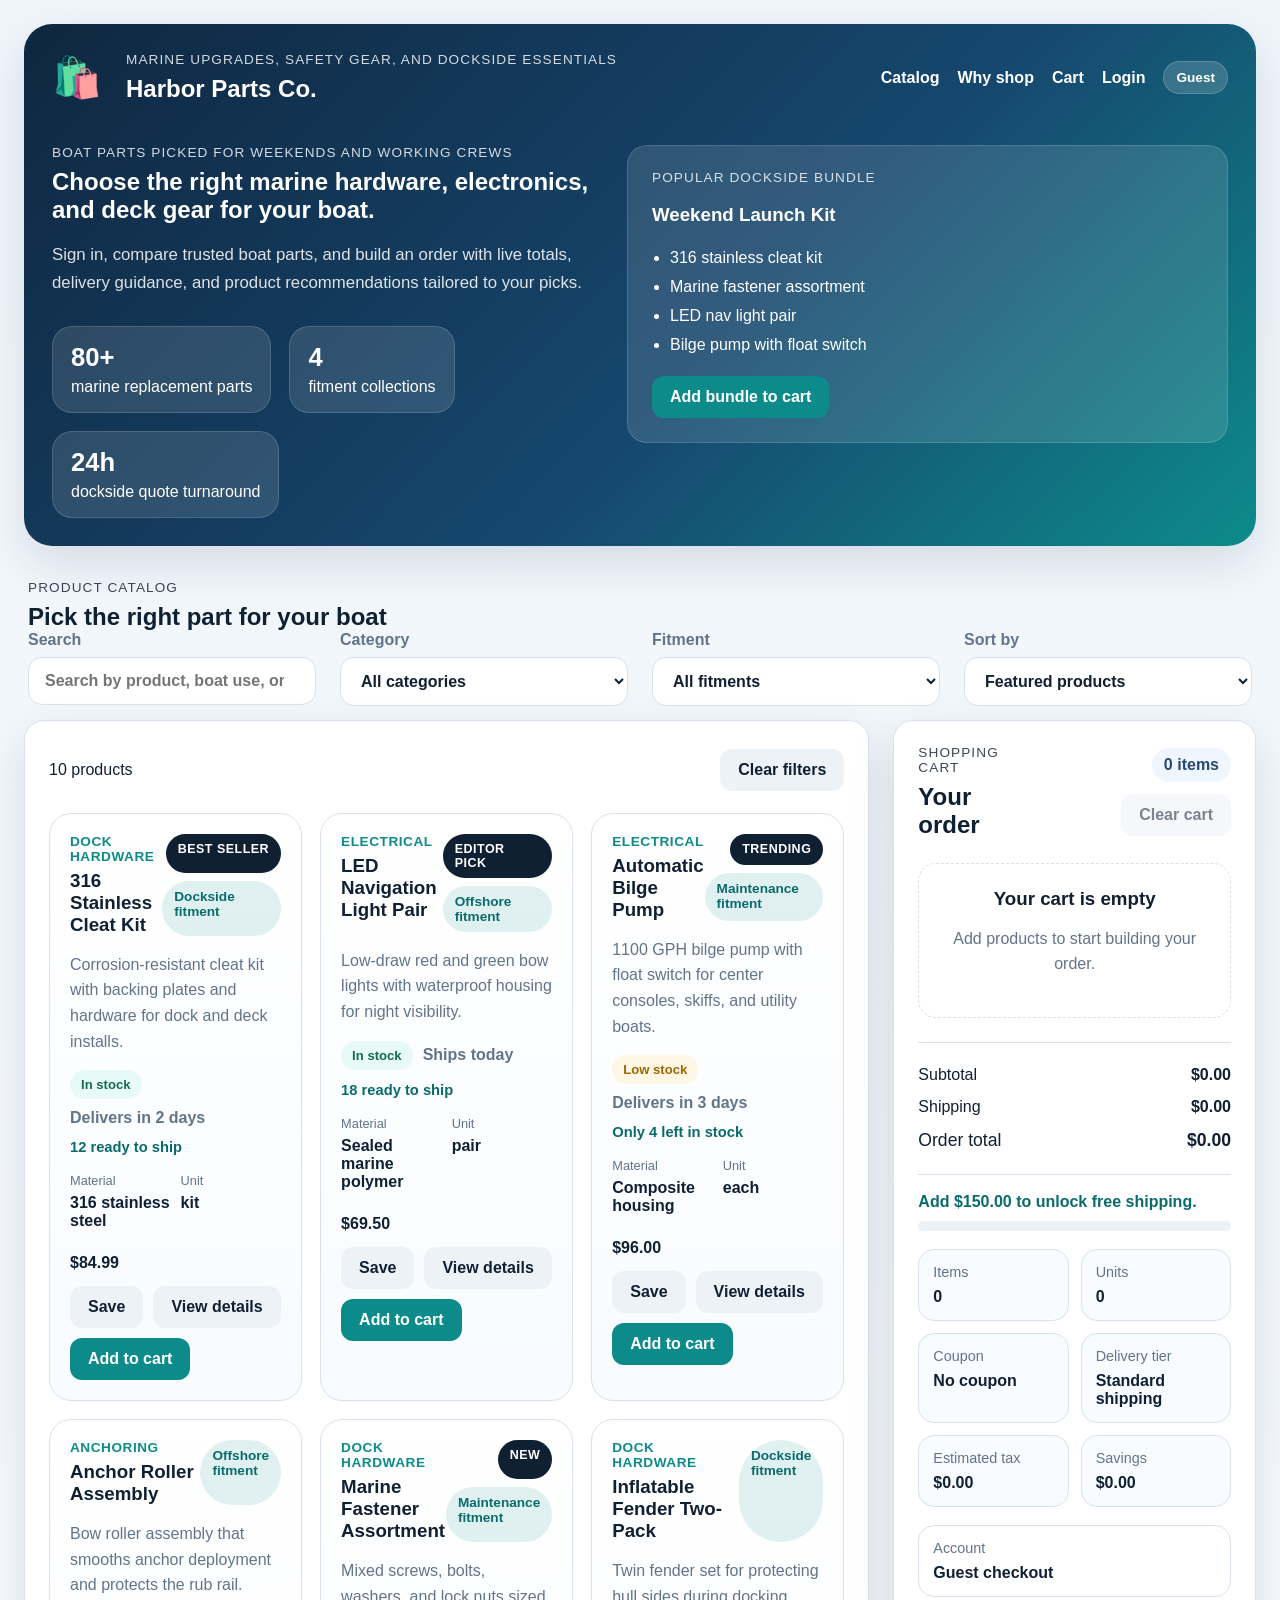
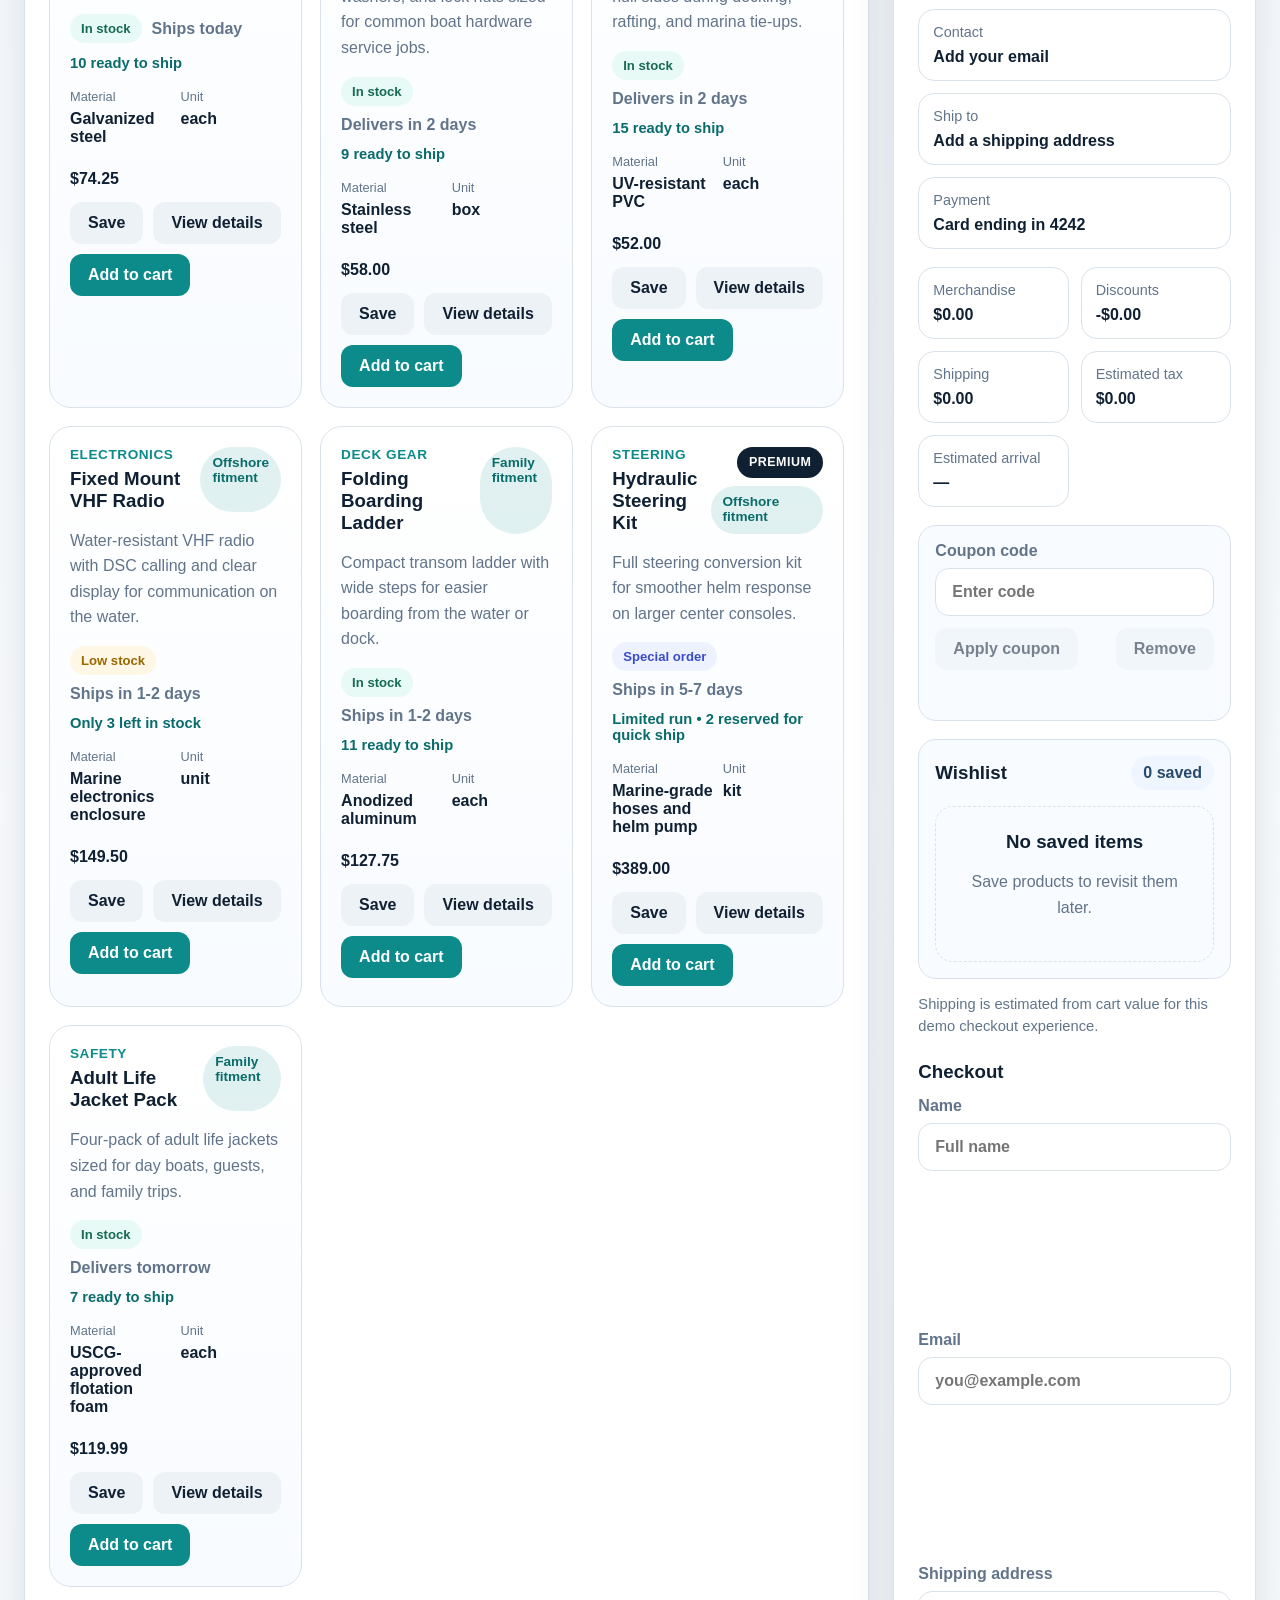
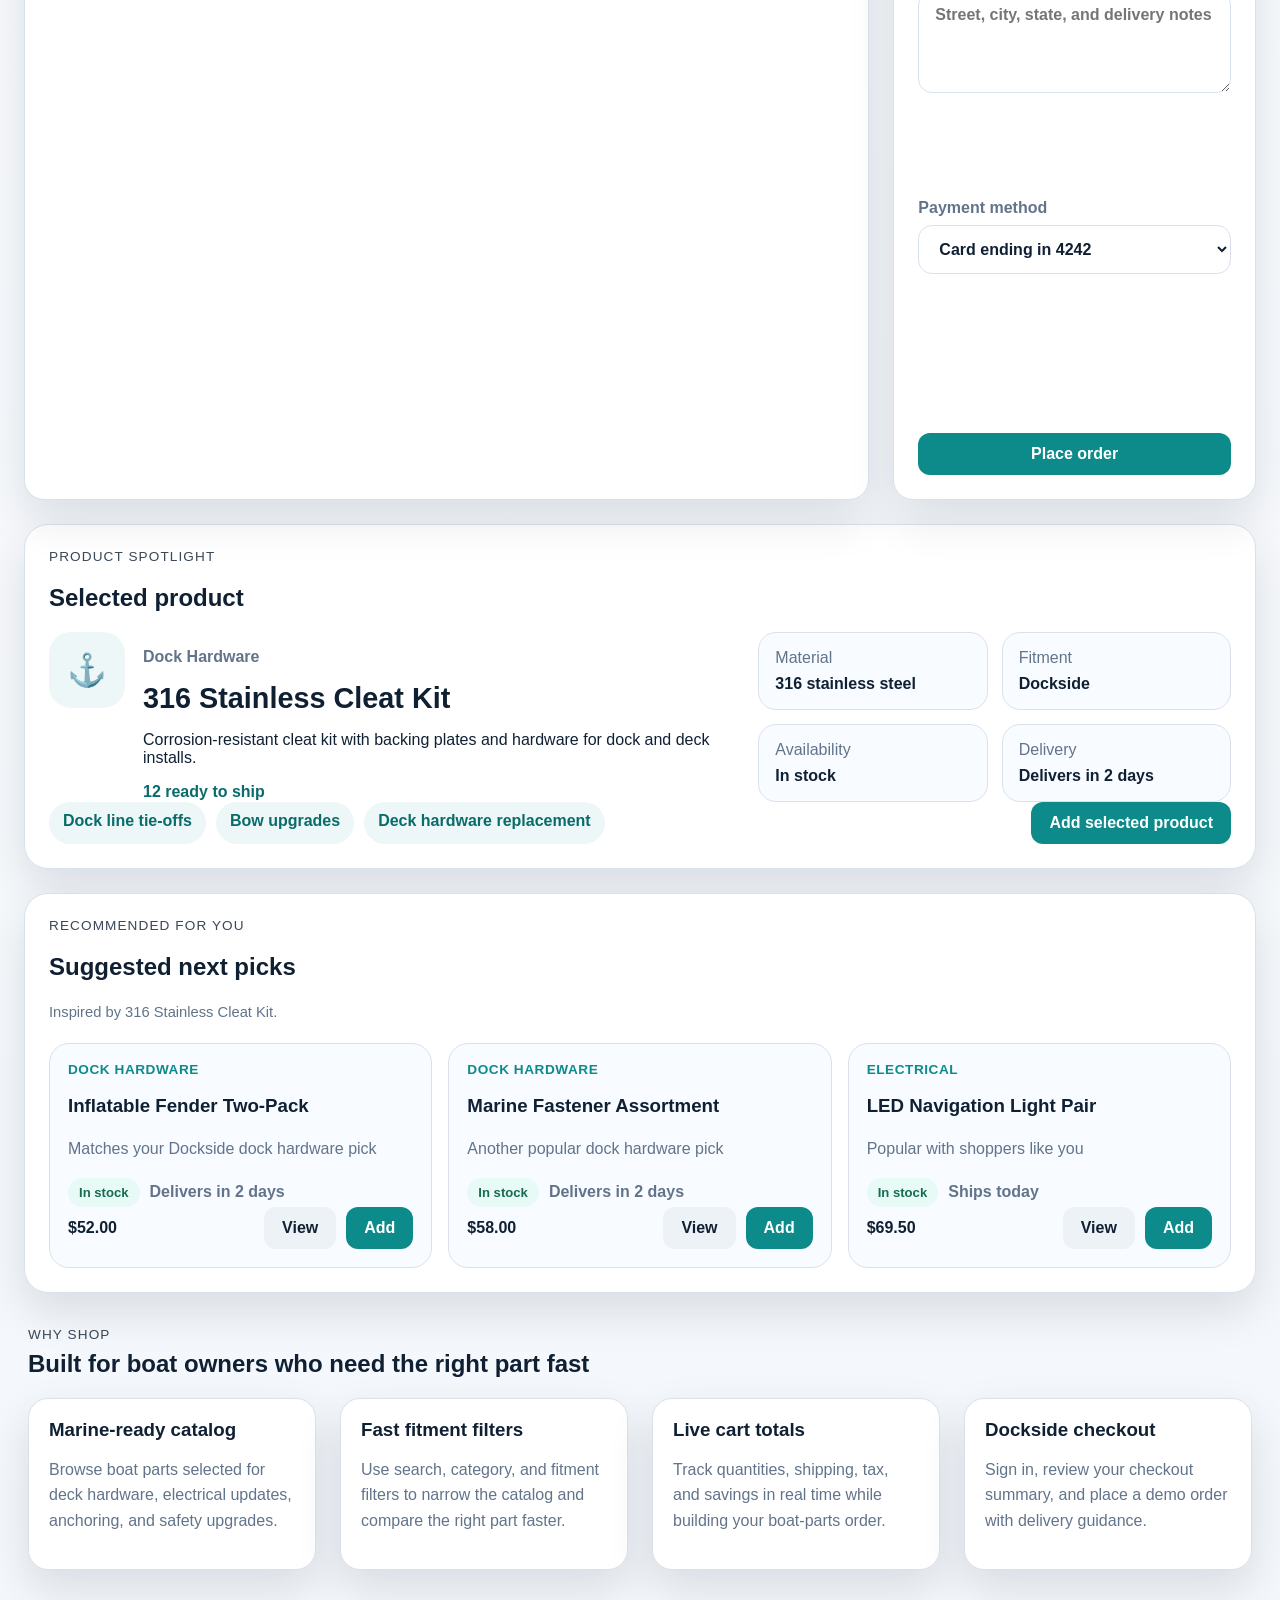
<file: index.html>
<!DOCTYPE html>
<html lang="en">
<head>
    <meta charset="UTF-8">
    <meta name="viewport" content="width=device-width, initial-scale=1.0">
    <title>Harbor Parts Co.</title>
    <link rel="stylesheet" href="styles.css">
</head>
<body>
    <div class="site-shell">
        <header class="hero">
            <nav class="navbar">
                <div class="brand">
                    <span class="brand-mark">🛍️</span>
                    <div>
                        <p class="eyebrow">Marine upgrades, safety gear, and dockside essentials</p>
                        <h1>Harbor Parts Co.</h1>
                    </div>
                </div>
                <div class="nav-actions">
                    <a href="#catalog">Catalog</a>
                    <a href="#materials">Why shop</a>
                    <a href="#cartPanel">Cart</a>
                    <a href="/login.html" id="accountLink">Login</a>
                    <span class="account-chip" id="accountStatusChip">Guest</span>
                </div>
            </nav>

            <div class="hero-content">
                <div>
                    <p class="eyebrow">Boat parts picked for weekends and working crews</p>
                    <h2>Choose the right marine hardware, electronics, and deck gear for your boat.</h2>
                    <p class="hero-copy">
                        Sign in, compare trusted boat parts, and build an order with live totals,
                        delivery guidance, and product recommendations tailored to your picks.
                    </p>
                    <div class="hero-metrics">
                        <div>
                            <strong>80+</strong>
                            <span>marine replacement parts</span>
                        </div>
                        <div>
                            <strong>4</strong>
                            <span>fitment collections</span>
                        </div>
                        <div>
                            <strong>24h</strong>
                            <span>dockside quote turnaround</span>
                        </div>
                    </div>
                </div>

                <aside class="hero-card">
                    <p class="eyebrow">Popular dockside bundle</p>
                    <h3>Weekend Launch Kit</h3>
                    <ul>
                        <li>316 stainless cleat kit</li>
                        <li>Marine fastener assortment</li>
                        <li>LED nav light pair</li>
                        <li>Bilge pump with float switch</li>
                    </ul>
                    <button class="btn-primary" id="bundleButton" type="button">Add bundle to cart</button>
                </aside>
            </div>
        </header>

        <main>
            <section class="filters-section" id="catalog">
                <div>
                    <p class="eyebrow">Product catalog</p>
                    <h2 id="catalogHeading">Pick the right part for your boat</h2>
                </div>

                <div class="filters-grid">
                    <label class="filter-control">
                        <span>Search</span>
                        <input type="search" id="searchInput" placeholder="Search by product, boat use, or material">
                    </label>

                    <label class="filter-control">
                        <span>Category</span>
                        <select id="categoryFilter">
                            <option value="all">All categories</option>
                        </select>
                    </label>

                    <label class="filter-control">
                        <span>Fitment</span>
                        <select id="thicknessFilter">
                            <option value="all">All fitments</option>
                        </select>
                    </label>

                    <label class="filter-control">
                        <span>Sort by</span>
                        <select id="sortFilter">
                            <option value="featured">Featured products</option>
                            <option value="price-asc">Price: low to high</option>
                            <option value="price-desc">Price: high to low</option>
                            <option value="name-asc">Name: A to Z</option>
                        </select>
                    </label>
                </div>
            </section>

            <section class="content-grid">
                <section class="catalog-panel" aria-labelledby="catalogHeading">
                    <div class="catalog-header">
                        <p id="resultsCount">0 products</p>
                        <button class="btn-secondary" id="clearFiltersButton" type="button">Clear filters</button>
                    </div>
                    <div id="productGrid" class="product-grid"></div>
                </section>

                <aside class="cart-panel" id="cartPanel">
                    <div class="cart-header">
                        <div>
                            <p class="eyebrow">Shopping cart</p>
                            <h2>Your order</h2>
                        </div>
                        <div class="cart-header-actions">
                            <span class="cart-badge" id="cartCount">0 items</span>
                            <button class="btn-secondary" id="clearCartButton" type="button">Clear cart</button>
                        </div>
                    </div>

                    <div id="cartItems" class="cart-items"></div>

                    <div class="cart-summary">
                        <div>
                            <span>Subtotal</span>
                            <strong id="cartSubtotal">$0.00</strong>
                        </div>
                        <div>
                            <span>Shipping</span>
                            <strong id="shippingEstimate">$0.00</strong>
                        </div>
                        <div class="cart-total">
                            <span>Order total</span>
                            <strong id="cartTotal">$0.00</strong>
                        </div>
                    </div>

                    <div class="shipping-status" aria-live="polite">
                        <p id="shippingMessage">Add $150.00 to unlock free shipping.</p>
                        <div class="shipping-progress" aria-hidden="true">
                            <span id="shippingProgressBar"></span>
                        </div>
                    </div>

                    <div class="checkout-summary" aria-live="polite">
                        <div>
                            <span>Items</span>
                            <strong id="summaryItemCount">0</strong>
                        </div>
                        <div>
                            <span>Units</span>
                            <strong id="summaryUnitCount">0</strong>
                        </div>
                        <div>
                            <span>Coupon</span>
                            <strong id="summaryCoupon">No coupon</strong>
                        </div>
                        <div>
                            <span>Delivery tier</span>
                            <strong id="summaryDelivery">Standard shipping</strong>
                        </div>
                        <div>
                            <span>Estimated tax</span>
                            <strong id="summaryTax">$0.00</strong>
                        </div>
                        <div>
                            <span>Savings</span>
                            <strong id="summarySavings">$0.00</strong>
                        </div>
                    </div>

                    <div class="customer-summary" aria-live="polite">
                        <div>
                            <span>Account</span>
                            <strong id="summaryAccount">Guest checkout</strong>
                        </div>
                        <div>
                            <span>Contact</span>
                            <strong id="summaryContact">Add your email</strong>
                        </div>
                        <div>
                            <span>Ship to</span>
                            <strong id="summaryAddress">Add a shipping address</strong>
                        </div>
                        <div>
                            <span>Payment</span>
                            <strong id="summaryPayment">Card ending in 4242</strong>
                        </div>
                    </div>

                    <div class="checkout-breakdown" aria-live="polite">
                        <div>
                            <span>Merchandise</span>
                            <strong id="breakdownSubtotal">$0.00</strong>
                        </div>
                        <div>
                            <span>Discounts</span>
                            <strong id="breakdownDiscount">-$0.00</strong>
                        </div>
                        <div>
                            <span>Shipping</span>
                            <strong id="breakdownShipping">$0.00</strong>
                        </div>
                        <div>
                            <span>Estimated tax</span>
                            <strong id="breakdownTax">$0.00</strong>
                        </div>
                        <div>
                            <span>Estimated arrival</span>
                            <strong id="breakdownEta">—</strong>
                        </div>
                    </div>

                    <div class="coupon-panel">
                        <label class="filter-control compact-control" for="couponInput">
                            <span>Coupon code</span>
                            <input type="text" id="couponInput" placeholder="Enter code">
                        </label>
                        <div class="coupon-actions">
                            <button class="btn-secondary" id="applyCouponButton" type="button">Apply coupon</button>
                            <button class="btn-secondary" id="removeCouponButton" type="button">Remove</button>
                        </div>
                        <p id="couponMessage" class="coupon-message" aria-live="polite"></p>
                    </div>

                    <section class="wishlist-panel" aria-labelledby="wishlistHeading">
                        <div class="wishlist-header">
                            <h3 id="wishlistHeading">Wishlist</h3>
                            <span class="cart-badge" id="wishlistCount">0 saved</span>
                        </div>
                        <div id="wishlistItems" class="wishlist-items"></div>
                    </section>

                    <p class="summary-note">Shipping is estimated from cart value for this demo checkout experience.</p>

                    <form id="quoteForm" class="quote-form">
                        <h3>Checkout</h3>
                        <label class="filter-control">
                            <span>Name</span>
                            <input type="text" id="customerName" placeholder="Full name" required>
                        </label>
                        <label class="filter-control">
                            <span>Email</span>
                            <input type="email" id="customerEmail" placeholder="you@example.com" required>
                        </label>
                        <label class="filter-control">
                            <span>Shipping address</span>
                            <textarea id="projectNotes" rows="4" placeholder="Street, city, state, and delivery notes" required></textarea>
                        </label>
                        <label class="filter-control">
                            <span>Payment method</span>
                            <select id="paymentMethod">
                                <option value="Card ending in 4242">Card ending in 4242</option>
                                <option value="PayPal">PayPal</option>
                                <option value="Apple Pay">Apple Pay</option>
                            </select>
                        </label>
                        <button class="btn-primary" type="submit">Place order</button>
                    </form>

                    <div id="quoteMessage" class="quote-message" aria-live="polite"></div>
                </aside>
            </section>

            <section class="detail-panel" id="detailPanel" aria-labelledby="detailHeading">
                <div class="section-heading">
                    <p class="eyebrow">Product spotlight</p>
                    <h2 id="detailHeading">Selected product</h2>
                </div>

                <div class="detail-grid">
                    <div class="detail-summary">
                        <div class="detail-icon" id="detailIcon" aria-hidden="true">🛍️</div>
                        <div>
                            <p class="detail-category" id="detailCategory">Accessories</p>
                            <h3 id="detailName">Choose a product to inspect its details</h3>
                            <p id="detailDescription">Review the material, fitment, stock level, and shipping timeline before adding an item to your cart.</p>
                            <p class="detail-stock-note" id="detailStockNote">Live stock guidance appears here.</p>
                        </div>
                    </div>

                    <div class="detail-meta-grid">
                        <article>
                            <span>Material</span>
                            <strong id="detailMaterial">—</strong>
                        </article>
                        <article>
                            <span>Fitment</span>
                            <strong id="detailThickness">—</strong>
                        </article>
                        <article>
                            <span>Availability</span>
                            <strong id="detailInventory">—</strong>
                        </article>
                        <article>
                            <span>Delivery</span>
                            <strong id="detailLeadTime">—</strong>
                        </article>
                    </div>
                </div>

                <div class="detail-footer">
                    <ul id="detailApplications" class="detail-applications"></ul>
                    <button class="btn-primary" id="detailAddButton" type="button">Add selected product</button>
                </div>
            </section>

            <section class="recommendations-panel" aria-labelledby="recommendationsHeading">
                <div class="section-heading">
                    <p class="eyebrow">Recommended for you</p>
                    <h2 id="recommendationsHeading">Suggested next picks</h2>
                    <p id="recommendationsCaption" class="summary-note">Recommendations update from your selected boat part and cart.</p>
                </div>
                <div id="recommendationsGrid" class="recommendations-grid"></div>
            </section>

            <section class="materials-section" id="materials">
                <div class="section-heading">
                    <p class="eyebrow">Why shop</p>
                    <h2>Built for boat owners who need the right part fast</h2>
                </div>

                <div class="materials-grid">
                    <article>
                        <h3>Marine-ready catalog</h3>
                        <p>Browse boat parts selected for deck hardware, electrical updates, anchoring, and safety upgrades.</p>
                    </article>
                    <article>
                        <h3>Fast fitment filters</h3>
                        <p>Use search, category, and fitment filters to narrow the catalog and compare the right part faster.</p>
                    </article>
                    <article>
                        <h3>Live cart totals</h3>
                        <p>Track quantities, shipping, tax, and savings in real time while building your boat-parts order.</p>
                    </article>
                    <article>
                        <h3>Dockside checkout</h3>
                        <p>Sign in, review your checkout summary, and place a demo order with delivery guidance.</p>
                    </article>
                </div>
            </section>
        </main>
    </div>

    <script src="app.js"></script>
</body>
</html>
</file>
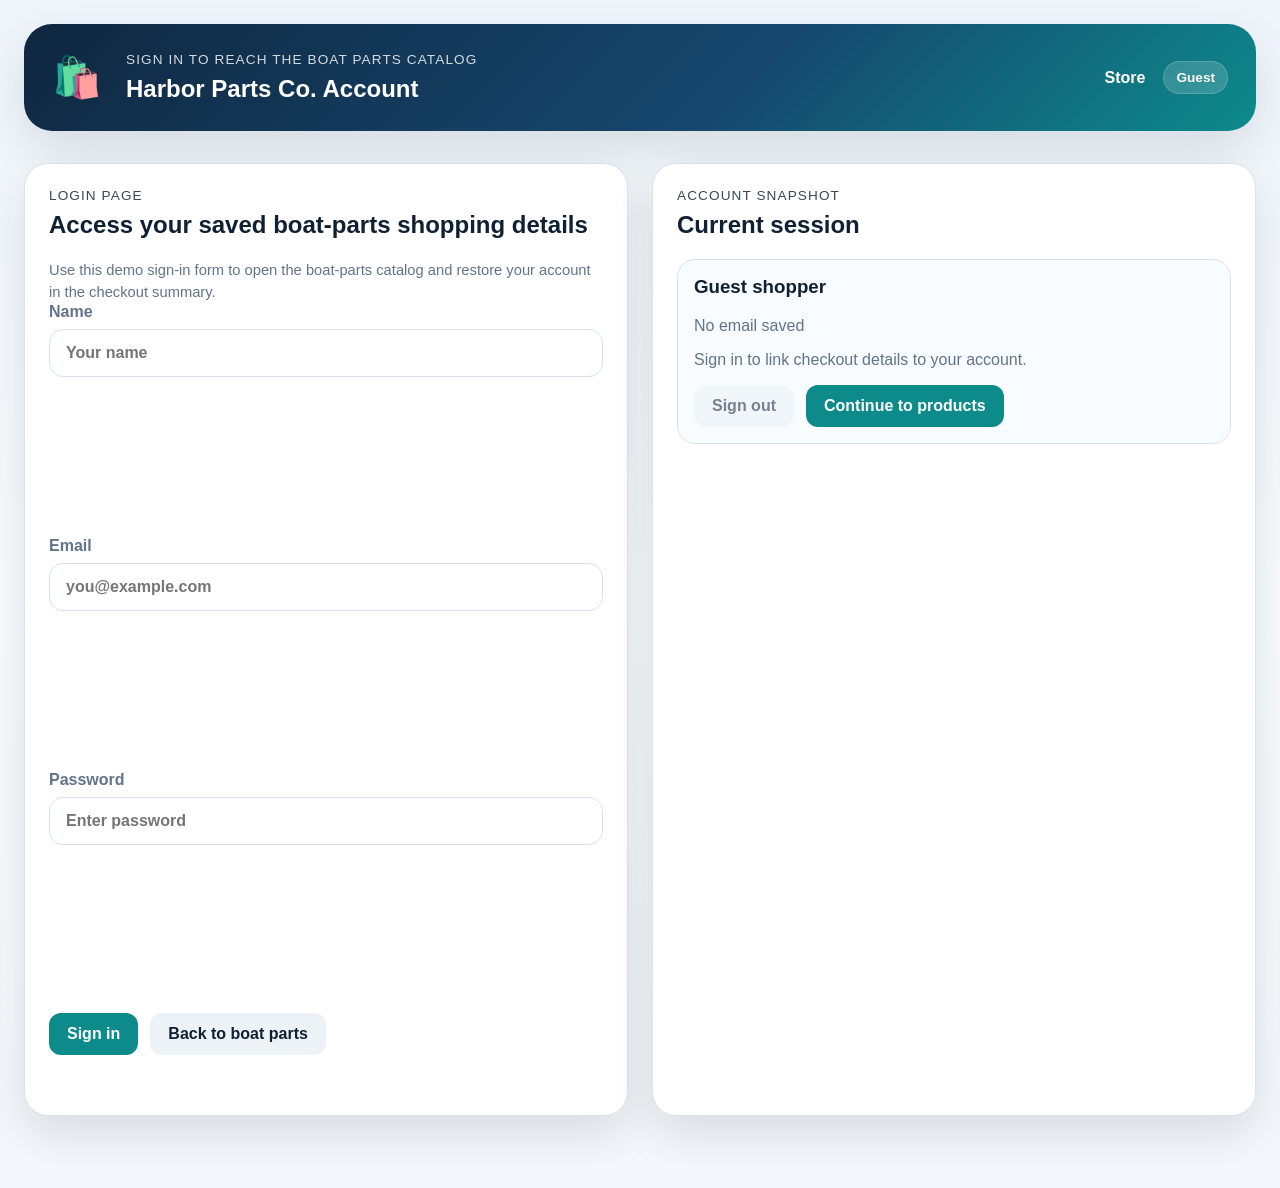
<file: login.html>
<!DOCTYPE html>
<html lang="en">
<head>
    <meta charset="UTF-8">
    <meta name="viewport" content="width=device-width, initial-scale=1.0">
    <title>Harbor Parts Co. Login</title>
    <link rel="stylesheet" href="styles.css">
</head>
<body>
    <div class="site-shell">
        <header class="hero">
            <nav class="navbar">
                <div class="brand">
                    <span class="brand-mark">🛍️</span>
                    <div>
                        <p class="eyebrow">Sign in to reach the boat parts catalog</p>
                        <h1>Harbor Parts Co. Account</h1>
                    </div>
                </div>
                <div class="nav-actions">
                    <a href="/index.html">Store</a>
                    <span class="account-chip" id="loginAccountStatus">Guest</span>
                </div>
            </nav>
        </header>

        <main class="auth-main">
            <section class="auth-layout">
                <section class="auth-panel">
                    <p class="eyebrow">Login page</p>
                    <h2>Access your saved boat-parts shopping details</h2>
                    <p class="summary-note">Use this demo sign-in form to open the boat-parts catalog and restore your account in the checkout summary.</p>

                    <form id="loginForm" class="auth-form">
                        <label class="filter-control">
                            <span>Name</span>
                            <input type="text" id="loginName" placeholder="Your name">
                        </label>
                        <label class="filter-control">
                            <span>Email</span>
                            <input type="email" id="loginEmail" placeholder="you@example.com" required>
                        </label>
                        <label class="filter-control">
                            <span>Password</span>
                            <input type="password" id="loginPassword" placeholder="Enter password" required>
                        </label>
                        <div class="auth-actions">
                            <button class="btn-primary" type="submit">Sign in</button>
                            <a class="btn-secondary" href="/index.html">Back to boat parts</a>
                        </div>
                    </form>

                    <p id="loginMessage" class="auth-message" aria-live="polite"></p>
                </section>

                <aside class="auth-aside">
                    <p class="eyebrow">Account snapshot</p>
                    <h2>Current session</h2>
                    <div class="account-card">
                        <h3 id="sessionName">Guest shopper</h3>
                        <p id="sessionEmail">No email saved</p>
                        <p id="sessionStatus">Sign in to link checkout details to your account.</p>
                        <div class="account-card-actions">
                            <button class="btn-secondary" id="logoutButton" type="button">Sign out</button>
                            <a class="btn-primary" href="/index.html">Continue to products</a>
                        </div>
                    </div>
                </aside>
            </section>
        </main>
    </div>

    <script src="login.js"></script>
</body>
</html>
</file>
<file: styles.css>
:root {
    color-scheme: light;
    --bg: #f4f7fb;
    --panel: #ffffff;
    --panel-alt: #0f2740;
    --text: #102033;
    --muted: #62748a;
    --accent: #0d8b8b;
    --accent-dark: #0a6b6b;
    --border: #d9e2ec;
    --shadow: 0 18px 45px rgba(16, 32, 51, 0.12);
}

* {
    box-sizing: border-box;
}

html {
    scroll-behavior: smooth;
}

body {
    margin: 0;
    font-family: Arial, Helvetica, sans-serif;
    background: linear-gradient(180deg, #eff5fb 0%, #f9fbfd 50%, #f4f7fb 100%);
    color: var(--text);
}

a {
    color: inherit;
    text-decoration: none;
}

button,
input,
select,
textarea {
    font: inherit;
}

.site-shell {
    max-width: 1380px;
    margin: 0 auto;
    padding: 24px;
}

.hero {
    background: linear-gradient(135deg, #0f2740, #16476e 58%, #0d8b8b);
    color: #fff;
    border-radius: 28px;
    padding: 28px;
    box-shadow: var(--shadow);
}

.navbar,
.hero-content,
.filters-grid,
.content-grid,
.catalog-header,
.cart-header,
.cart-item,
.cart-item-controls,
.cart-summary > div,
.product-card-header,
.product-card-footer,
.materials-grid,
.hero-metrics {
    display: flex;
}

.navbar,
.catalog-header,
.cart-header,
.cart-summary > div,
.product-card-footer {
    justify-content: space-between;
    align-items: center;
}

.brand,
.hero-content,
.filters-grid,
.content-grid,
.materials-grid {
    gap: 24px;
}

.brand,
.nav-actions,
.hero-metrics,
.cart-item-controls,
.cart-header-actions {
    display: flex;
    align-items: center;
}

.brand-mark {
    font-size: 2.5rem;
}

.brand h1,
.hero-content h2,
.cart-panel h2,
.filters-section h2,
.materials-section h2 {
    margin: 0;
}

.eyebrow {
    margin: 0 0 8px;
    font-size: 0.85rem;
    letter-spacing: 0.08em;
    text-transform: uppercase;
    color: inherit;
    opacity: 0.82;
}

.nav-actions {
    gap: 18px;
    flex-wrap: wrap;
    font-weight: 700;
}

.account-chip {
    display: inline-flex;
    align-items: center;
    padding: 8px 12px;
    border-radius: 999px;
    background: rgba(255, 255, 255, 0.16);
    border: 1px solid rgba(255, 255, 255, 0.18);
    font-size: 0.85rem;
}

.hero-content {
    margin-top: 42px;
    align-items: stretch;
}

.hero-content > * {
    flex: 1;
}

.hero-copy {
    max-width: 700px;
    color: rgba(255, 255, 255, 0.86);
    font-size: 1.05rem;
    line-height: 1.7;
}

.hero-metrics {
    gap: 18px;
    flex-wrap: wrap;
    margin-top: 28px;
}

.hero-metrics div,
.hero-card,
.catalog-panel,
.cart-panel,
.materials-grid article {
    background: rgba(255, 255, 255, 0.12);
    border: 1px solid rgba(255, 255, 255, 0.14);
    border-radius: 20px;
}

.hero-metrics div {
    min-width: 160px;
    padding: 16px 18px;
}

.hero-metrics strong {
    display: block;
    font-size: 1.6rem;
    margin-bottom: 6px;
}

.hero-card {
    padding: 24px;
    align-self: flex-start;
}

.hero-card ul {
    padding-left: 18px;
    line-height: 1.8;
}

.filters-section,
.materials-section {
    padding: 34px 4px 14px;
}

.filters-grid,
.content-grid,
.materials-grid {
    flex-wrap: wrap;
}

.filter-control {
    display: flex;
    flex-direction: column;
    gap: 8px;
    flex: 1 1 220px;
    color: var(--muted);
    font-weight: 700;
}

.filter-control.compact-control {
    flex: 1 1 auto;
}

.filter-control input,
.filter-control select,
.filter-control textarea {
    width: 100%;
    border: 1px solid var(--border);
    border-radius: 14px;
    padding: 14px 16px;
    background: #fff;
    color: var(--text);
}

.catalog-panel {
    flex: 2 1 760px;
    background: var(--panel);
    padding: 24px;
    border: 1px solid var(--border);
    box-shadow: var(--shadow);
}

.cart-panel {
    flex: 1 1 320px;
    background: var(--panel);
    padding: 24px;
    border: 1px solid var(--border);
    box-shadow: var(--shadow);
    color: var(--text);
}

.product-grid {
    display: grid;
    grid-template-columns: repeat(auto-fit, minmax(230px, 1fr));
    gap: 18px;
    margin-top: 18px;
}

.product-card {
    border: 1px solid var(--border);
    border-radius: 22px;
    padding: 20px;
    background: linear-gradient(180deg, #ffffff, #f8fbff);
}

.product-category {
    margin: 0 0 6px;
    color: var(--accent);
    font-size: 0.85rem;
    font-weight: 700;
    text-transform: uppercase;
    letter-spacing: 0.04em;
}

.product-card h3,
.cart-item h3,
.quote-form h3,
.empty-state h3,
.materials-grid h3 {
    margin: 0;
}

.product-description,
.cart-item p,
.materials-grid p,
.empty-state p {
    color: var(--muted);
    line-height: 1.6;
}

.stock-note,
.detail-stock-note {
    color: var(--accent-dark);
    font-weight: 700;
}

.stock-note {
    margin: 12px 0 0;
    font-size: 0.92rem;
}

.detail-stock-note {
    margin: 10px 0 0;
}

mark {
    background: #fff1a8;
    color: inherit;
    padding: 0 2px;
    border-radius: 4px;
}

.product-highlights,
.button-group,
.detail-grid,
.detail-summary,
.detail-footer,
.detail-meta-grid,
.detail-applications,
.card-pill-stack,
.checkout-summary {
    display: flex;
}

.pill {
    display: inline-flex;
    padding: 8px 12px;
    border-radius: 999px;
    background: rgba(13, 139, 139, 0.12);
    color: var(--accent-dark);
    font-size: 0.85rem;
    font-weight: 700;
}

.product-badge {
    display: inline-flex;
    padding: 8px 12px;
    border-radius: 999px;
    background: #102033;
    color: #fff;
    font-size: 0.78rem;
    font-weight: 700;
    letter-spacing: 0.04em;
    text-transform: uppercase;
}

.card-pill-stack {
    gap: 8px;
    flex-wrap: wrap;
    justify-content: flex-end;
}

.pill.neutral {
    background: #edf2f7;
    color: #44566c;
}

.product-meta {
    display: grid;
    grid-template-columns: repeat(2, minmax(0, 1fr));
    gap: 10px;
    margin: 18px 0 24px;
}

.product-meta dt {
    font-size: 0.8rem;
    color: var(--muted);
}

.product-meta dd {
    margin: 6px 0 0;
    font-weight: 700;
}

.product-highlights {
    gap: 10px;
    align-items: center;
    flex-wrap: wrap;
}

.inventory-pill {
    display: inline-flex;
    align-items: center;
    border-radius: 999px;
    padding: 7px 11px;
    font-size: 0.82rem;
    font-weight: 700;
}

.inventory-pill.in-stock {
    background: #e8faf5;
    color: #176b52;
}

.inventory-pill.low-stock {
    background: #fff7e6;
    color: #9a6700;
}

.inventory-pill.special-order {
    background: #eef2ff;
    color: #3b4cca;
}

.lead-time,
.detail-category {
    color: var(--muted);
    font-weight: 700;
}

.product-card-actions {
    gap: 14px;
    flex-wrap: wrap;
}

.button-group {
    gap: 10px;
    flex-wrap: wrap;
}

.btn-primary,
.btn-secondary,
.qty-button {
    border: none;
    border-radius: 12px;
    cursor: pointer;
    transition: transform 0.18s ease, background 0.18s ease;
}

.btn-primary,
.btn-secondary {
    padding: 12px 18px;
    font-weight: 700;
}

.btn-primary {
    background: var(--accent);
    color: #fff;
}

.btn-primary:hover,
.btn-secondary:hover,
.qty-button:hover {
    transform: translateY(-1px);
}

.btn-primary:focus-visible,
.btn-secondary:focus-visible,
.qty-button:focus-visible,
.nav-actions a:focus-visible,
.filter-control input:focus-visible,
.filter-control select:focus-visible,
.filter-control textarea:focus-visible {
    outline: 3px solid #ffd166;
    outline-offset: 3px;
}

.btn-primary:hover {
    background: var(--accent-dark);
}

.btn-secondary {
    background: #edf2f7;
    color: var(--text);
}

.btn-secondary:disabled {
    cursor: not-allowed;
    opacity: 0.55;
    transform: none;
}

.wishlist-button.active {
    background: #dff6f6;
    color: var(--accent-dark);
}

.cart-items {
    display: flex;
    flex-direction: column;
    gap: 14px;
    margin: 24px 0;
}

.cart-badge {
    border-radius: 999px;
    padding: 8px 12px;
    background: #eff6ff;
    color: #27496d;
    font-weight: 700;
}

.cart-header-actions {
    gap: 12px;
    flex-wrap: wrap;
    justify-content: flex-end;
}

.cart-item {
    justify-content: space-between;
    gap: 16px;
    padding: 14px 0;
    border-bottom: 1px solid var(--border);
}

.cart-item-controls {
    gap: 10px;
}

.qty-button {
    width: 32px;
    height: 32px;
    background: #edf2f7;
    color: var(--text);
    font-size: 1rem;
}

.qty-button:disabled {
    cursor: not-allowed;
    opacity: 0.55;
    transform: none;
}

.cart-summary {
    border-top: 1px solid var(--border);
    border-bottom: 1px solid var(--border);
    padding: 16px 0;
}

.cart-summary > div {
    padding: 7px 0;
}

.cart-total {
    font-size: 1.1rem;
}

.summary-note {
    margin: 14px 0 0;
    color: var(--muted);
    font-size: 0.92rem;
    line-height: 1.5;
}

.shipping-status {
    margin-top: 18px;
}

.shipping-status p {
    margin: 0 0 10px;
    color: var(--accent-dark);
    font-weight: 700;
}

.shipping-progress {
    width: 100%;
    height: 10px;
    border-radius: 999px;
    background: #edf2f7;
    overflow: hidden;
}

.shipping-progress span {
    display: block;
    height: 100%;
    width: 0;
    border-radius: inherit;
    background: linear-gradient(90deg, var(--accent), #52c7c7);
    transition: width 0.2s ease;
}

.checkout-summary {
    margin-top: 18px;
    gap: 12px;
    flex-wrap: wrap;
}

.checkout-summary > div {
    flex: 1 1 150px;
    border: 1px solid var(--border);
    border-radius: 16px;
    padding: 14px;
    background: #f8fbff;
}

.checkout-summary span {
    display: block;
    color: var(--muted);
    margin-bottom: 8px;
    font-size: 0.9rem;
}

.checkout-summary strong {
    font-size: 1rem;
}

.customer-summary {
    display: grid;
    grid-template-columns: repeat(auto-fit, minmax(180px, 1fr));
    gap: 12px;
    margin-top: 18px;
}

.customer-summary > div {
    border: 1px solid var(--border);
    border-radius: 16px;
    padding: 14px;
    background: #ffffff;
}

.customer-summary span {
    display: block;
    color: var(--muted);
    margin-bottom: 8px;
    font-size: 0.9rem;
}

.customer-summary strong {
    font-size: 1rem;
}

.checkout-breakdown {
    display: grid;
    grid-template-columns: repeat(auto-fit, minmax(150px, 1fr));
    gap: 12px;
    margin-top: 18px;
}

.checkout-breakdown > div {
    border: 1px solid var(--border);
    border-radius: 16px;
    padding: 14px;
    background: #ffffff;
}

.checkout-breakdown span {
    display: block;
    color: var(--muted);
    margin-bottom: 8px;
    font-size: 0.9rem;
}

.checkout-breakdown strong {
    font-size: 1rem;
}

.coupon-panel,
.wishlist-panel {
    margin-top: 18px;
    padding: 16px;
    border: 1px solid var(--border);
    border-radius: 18px;
    background: #f8fbff;
}

.coupon-actions,
.wishlist-header,
.wishlist-item {
    display: flex;
}

.coupon-actions,
.wishlist-header {
    justify-content: space-between;
    align-items: center;
    gap: 12px;
    flex-wrap: wrap;
}

.coupon-actions {
    margin-top: 12px;
}

.coupon-message {
    min-height: 1.4rem;
    margin: 12px 0 0;
    color: var(--muted);
    font-weight: 700;
}

.coupon-message.success {
    color: #176b52;
}

.coupon-message.error {
    color: #b42318;
}

.wishlist-header h3 {
    margin: 0;
}

.wishlist-items {
    display: flex;
    flex-direction: column;
    gap: 12px;
    margin-top: 16px;
}

.wishlist-item {
    justify-content: space-between;
    gap: 14px;
    padding-bottom: 12px;
    border-bottom: 1px solid var(--border);
}

.wishlist-item:last-child {
    padding-bottom: 0;
    border-bottom: none;
}

.discount-row strong {
    color: #176b52;
}

.recommendations-panel {
    margin-top: 24px;
    background: var(--panel);
    border: 1px solid var(--border);
    border-radius: 24px;
    padding: 24px;
    box-shadow: var(--shadow);
}

.recommendations-grid {
    display: grid;
    grid-template-columns: repeat(auto-fit, minmax(220px, 1fr));
    gap: 16px;
}

.recommendation-card {
    border: 1px solid var(--border);
    border-radius: 20px;
    padding: 18px;
    background: #f8fbff;
}

.auth-main {
    padding: 32px 0 48px;
}

.auth-layout {
    display: grid;
    grid-template-columns: repeat(auto-fit, minmax(280px, 1fr));
    gap: 24px;
}

.auth-panel,
.auth-aside {
    background: var(--panel);
    border: 1px solid var(--border);
    border-radius: 24px;
    padding: 24px;
    box-shadow: var(--shadow);
}

.auth-panel h2,
.auth-aside h2,
.auth-aside h3 {
    margin-top: 0;
}

.auth-form {
    display: flex;
    flex-direction: column;
    gap: 14px;
}

.auth-actions,
.account-card-actions {
    display: flex;
    gap: 12px;
    flex-wrap: wrap;
    margin-top: 8px;
}

.auth-message {
    min-height: 1.5rem;
    margin: 12px 0 0;
    font-weight: 700;
}

.auth-message.success {
    color: #176b52;
}

.auth-message.error {
    color: #b42318;
}

.account-card {
    border: 1px solid var(--border);
    border-radius: 18px;
    padding: 16px;
    background: #f8fbff;
}

.account-card p {
    color: var(--muted);
}

.detail-panel {
    margin-top: 24px;
    background: var(--panel);
    border: 1px solid var(--border);
    border-radius: 24px;
    padding: 24px;
    box-shadow: var(--shadow);
}

.detail-grid,
.detail-footer {
    justify-content: space-between;
    gap: 24px;
    flex-wrap: wrap;
}

.detail-summary {
    gap: 18px;
    align-items: flex-start;
    flex: 2 1 420px;
}

.detail-summary h3 {
    margin: 0 0 8px;
    font-size: 1.8rem;
}

.detail-icon {
    width: 76px;
    height: 76px;
    border-radius: 22px;
    display: grid;
    place-items: center;
    background: #edf7f7;
    font-size: 2rem;
    flex-shrink: 0;
}

.detail-meta-grid {
    gap: 14px;
    flex: 1 1 340px;
    flex-wrap: wrap;
}

.detail-meta-grid article {
    flex: 1 1 150px;
    border: 1px solid var(--border);
    border-radius: 18px;
    padding: 16px;
    background: #f8fbff;
}

.detail-meta-grid span {
    display: block;
    color: var(--muted);
    margin-bottom: 8px;
}

.detail-applications {
    list-style: none;
    padding: 0;
    margin: 0;
    gap: 10px;
    flex-wrap: wrap;
    flex: 1 1 480px;
}

.detail-applications li {
    padding: 10px 14px;
    border-radius: 999px;
    background: #edf7f7;
    color: var(--accent-dark);
    font-weight: 700;
}

.quote-form {
    margin-top: 24px;
    display: flex;
    flex-direction: column;
    gap: 14px;
}

.quote-message {
    margin-top: 18px;
    padding: 14px 16px;
    border-radius: 14px;
    display: none;
}

.quote-message.success,
.quote-message.error {
    display: block;
}

.quote-message.success {
    background: #e8faf5;
    color: #176b52;
}

.quote-message.error {
    background: #fff1f2;
    color: #b42318;
}

.materials-grid article {
    flex: 1 1 220px;
    background: var(--panel);
    border: 1px solid var(--border);
    box-shadow: var(--shadow);
    padding: 20px;
    color: var(--text);
}

.section-heading {
    margin-bottom: 20px;
}

.empty-state {
    padding: 36px 18px;
    text-align: center;
    border: 1px dashed var(--border);
    border-radius: 18px;
}

.empty-state.compact {
    padding: 24px 16px;
}

@media (max-width: 920px) {
    .navbar,
    .hero-content,
    .cart-item,
    .detail-summary,
    .detail-footer {
        flex-direction: column;
        align-items: flex-start;
    }

    .product-card-header,
    .product-card-footer,
    .cart-header,
    .card-pill-stack,
    .wishlist-item {
        gap: 12px;
        flex-direction: column;
        align-items: flex-start;
    }

    .coupon-actions {
        width: 100%;
    }

    .cart-item-controls {
        flex-wrap: wrap;
    }
}

@media (max-width: 640px) {
    .site-shell {
        padding: 16px;
    }

    .hero,
    .catalog-panel,
    .cart-panel {
        padding: 18px;
        border-radius: 22px;
    }

    .hero-metrics div,
    .hero-card {
        width: 100%;
    }
}
</file>
